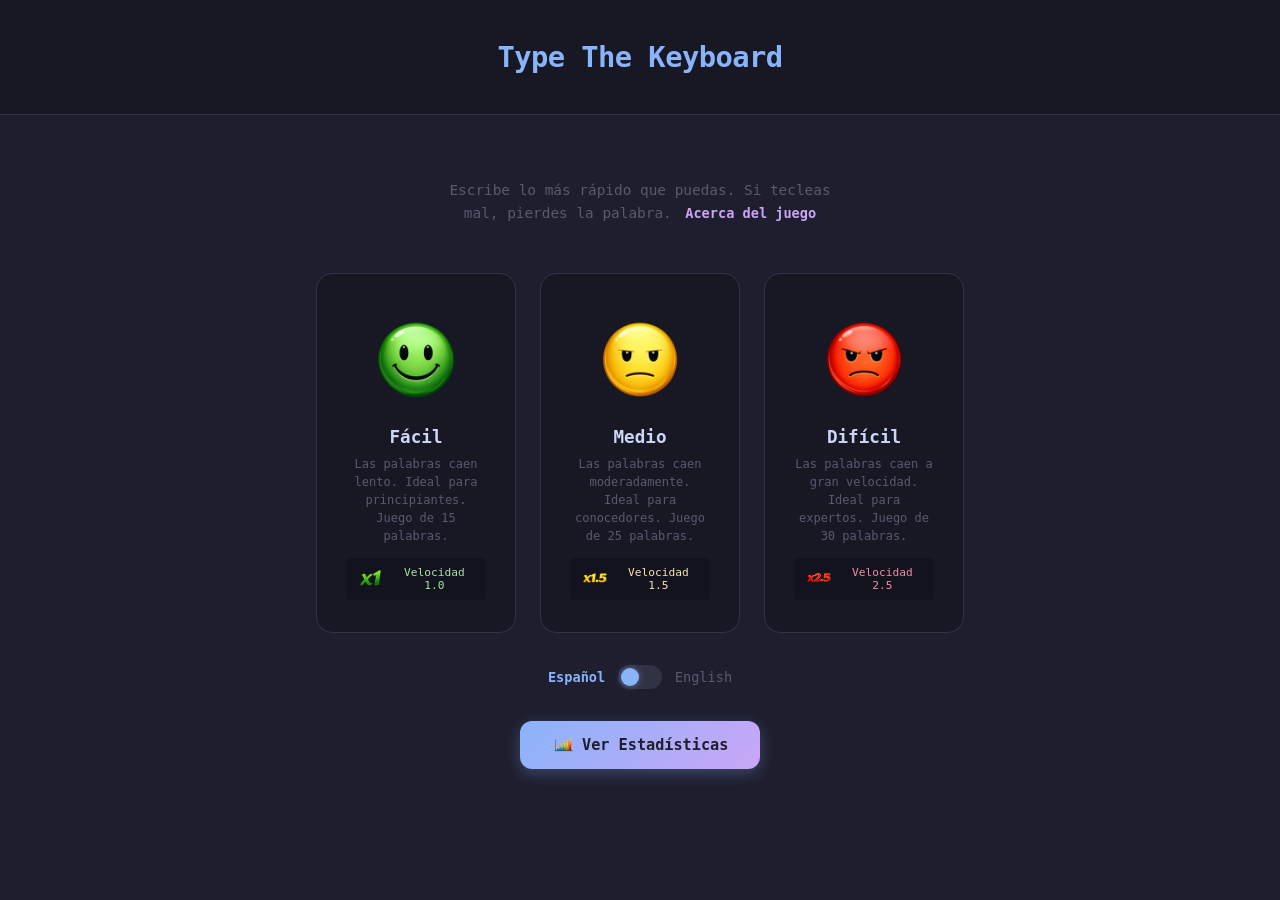
<file: index.html>
<!DOCTYPE html>
<html lang="es">

<head>
    <meta charset="UTF-8">
    <meta name="viewport" content="width=device-width, initial-scale=1.0">
    <title>Type The Keyboard</title>
    <link rel="stylesheet" href="styles.css">
</head>

<body>
    <!-- Header global -->
    <div class="header">
        <div class="logo">Type The Keyboard</div>
    </div>

    <!-- MENÚ DE DIFICULTAD  -->
    <div class="menu-screen" id="menuScreen">
        <div class="menu-subtitle">Escribe lo más rápido que puedas. Si tecleas mal, pierdes la palabra. <button
                class="about-game-btn" onclick="showAboutGame()">Acerca del juego</button></div>

        <div class="difficulty-cards">
            <div class="difficulty-card easy" onclick="selectDifficulty('easy')">
                <div class="difficulty-icon"><img src="img/img-easy.png" alt="Fácil"></div>
                <div class="difficulty-name">Fácil</div>
                <div class="difficulty-desc">Las palabras caen lento. Ideal para principiantes. Juego de 15 palabras.
                </div>
                <div class="difficulty-speed"><img src="img/img-x1.png" alt="Velocidad" class="speed-icon">
                    Velocidad 1.0</div>
            </div>

            <div class="difficulty-card medium" onclick="selectDifficulty('medium')">
                <div class="difficulty-icon"><img src="img/img-medium.png" alt="Medio"></div>
                <div class="difficulty-name">Medio</div>
                <div class="difficulty-desc">Las palabras caen moderadamente. Ideal para conocedores. Juego de 25
                    palabras.</div>
                <div class="difficulty-speed"><img src="img/img-x1.5.png" alt="Velocidad" class="speed-icon">
                    Velocidad 1.5</div>
            </div>

            <div class="difficulty-card hard" onclick="selectDifficulty('hard')">
                <div class="difficulty-icon"><img src="img/img-hard.png" alt="Difícil"></div>
                <div class="difficulty-name">Difícil</div>
                <div class="difficulty-desc">Las palabras caen a gran velocidad. Ideal para expertos. Juego de 30
                    palabras.</div>
                <div class="difficulty-speed"><img src="img/img-x2.5.png" alt="Velocidad" class="speed-icon">
                    Velocidad 2.5</div>
            </div>
        </div>

        <div class="language-toggle" id="languageToggle" onclick="toggleLanguage()">
            <span class="lang-label lang-active" id="langEs">Español</span>
            <div class="toggle-track">
                <div class="toggle-ball" id="toggleBall"></div>
            </div>
            <span class="lang-label" id="langEn">English</span>
        </div>

        <!-- View Stats Button -->
        <button class="view-stats-btn" onclick="showStatsDashboard()">
            <img src="img/img-statistics.png" alt="Estadísticas" class="stats-btn-icon"> Ver Estadísticas
        </button>
    </div>

    <!-- JUEGO -->
    <div class="container" id="gameContainer" style="display:none;">
        <!-- Multiplier Display -->
        <div class="multiplier-display" id="multiplierDisplay">
            <div class="multiplier-label">MULTIPLIER</div>
        </div>

        <!-- Achievement Notification -->
        <div class="achievement-notification" id="achievementNotification" style="display:none;">
            <div class="achievement-icon" id="achievementIcon">🏆</div>
            <div class="achievement-text" id="achievementText"></div>
        </div>

        <!-- Canvas for Effects -->
        <canvas id="effectsCanvas"
            style="position:fixed;top:0;left:0;width:100vw;height:100vh;pointer-events:none;z-index:10;"></canvas>

        <!-- Stats en vivo -->
        <div class="stats-bar" id="statsBar">
            <div class="stat-item">
                <div class="stat-value" id="liveWpm">0</div>
                <div class="stat-label">wpm</div>
            </div>
            <div class="stat-item">
                <div class="stat-value" id="liveAcc">100</div>
                <div class="stat-label">acc %</div>
            </div>
            <div class="stat-item">
                <div class="stat-value" id="liveTimer">15</div>
                <div class="stat-label">seg</div>
            </div>
            <div class="stat-item">
                <div class="stat-value" id="liveScore">0</div>
                <div class="stat-label">puntos</div>
            </div>
            <div class="stat-item">
                <div class="stat-value" id="liveSentences">0</div>
                <div class="stat-label">oraciones</div>
            </div>
        </div>

        <!-- Zona de oraciones acumuladas -->
        <div class="accumulated-sentences" id="accumulatedSentences">
            <!-- Palabras completadas aparecerán aquí -->
        </div>

        <!-- Zona de juego: palabras + teclado lado a lado -->
        <div class="game-area">
            <!-- Zona de escritura -->
            <div class="text-display" id="textDisplay" tabindex="0">
                <!-- Words will be dynamically inserted here -->
            </div>

            <!-- Visual Keyboard -->
            <div class="visual-keyboard" id="visualKeyboard">
                <!-- Keyboard rows will be dynamically generated -->
            </div>

            <!-- Combo Display (sits as a third column to the right of the keyboard) -->
            <div class="combo-display" id="comboDisplay">
                <div class="combo-counter">
                    <div class="combo-value" id="comboValue">0</div>
                    <div class="combo-label">COMBO</div>
                </div>
                <div class="multiplier">
                    <div class="multiplier-value" id="multiplierValue">1x</div>
                </div>
            </div>
        </div>

        <div class="hint-row">
            <span class="start-hint" id="startHint">Presiona Enter para iniciar...</span>
            <button class="back-to-menu-btn" onclick="goToMenu()">← Regresar</button>
        </div>

        <!-- Resultados -->
        <div class="results" id="results">
            <div class="results-grid">
                <div class="result-card">
                    <div class="value" id="resultScore">0</div>
                    <div class="label">Puntos</div>
                </div>
                <div class="result-card">
                    <div class="value" id="resultSentences">0</div>
                    <div class="label">Oraciones</div>
                </div>
                <div class="result-card">
                    <div class="value" id="resultWords">0</div>
                    <div class="label">Palabras</div>
                </div>
                <div class="result-card">
                    <div class="value" id="resultMissed">0</div>
                    <div class="label">Perdidas</div>
                </div>
                <div class="result-card">
                    <div class="value" id="resultCombo">0</div>
                    <div class="label">Mejor Combo</div>
                </div>
            </div>
            <button class="restart-btn" onclick="restartGame()">Reiniciar</button>
            <div class="restart-hint">Presiona <kbd>Enter</kbd> para volver a jugar</div>
        </div>
    </div>

    <!-- About Game Panel -->
    <div class="about-dashboard" id="aboutDashboard" style="display: none;">
        <div class="dashboard-header">
            <h2><img src="img/img-Acerda_del_juego.png" alt="Acerca del juego" class="dashboard-title-icon about-icon">
                Acerca del juego</h2>
            <button class="back-btn" onclick="closeAboutGame()">← Regresar</button>
        </div>

        <!-- Game Description -->
        <div class="about-section">
            <h3>¿Qué es Type The Keyboard?</h3>
            <p class="about-text">Type The Keyboard es un juego de mecanografía donde las palabras caen desde arriba
                hacia abajo tipo carrusel y debes escribirlas antes de que lleguen al fondo. Mejorarás tu velocidad y
                precisión al escribir mientras te diviertes.</p>
        </div>

        <!-- How to Play -->
        <div class="about-section">
            <h3>¿Cómo jugar?</h3>
            <div class="about-steps">
                <div class="about-step">
                    <div class="step-number">1</div>
                    <div class="step-text">Elige una dificultad: Fácil, Medio o Difícil. Cada una controla la velocidad
                        a la que caen las palabras.</div>
                </div>
                <div class="about-step">
                    <div class="step-number">2</div>
                    <div class="step-text">Presiona <strong>ENTER</strong> para iniciar la partida.</div>
                </div>
                <div class="about-step">
                    <div class="step-number">3</div>
                    <div class="step-text">Escribe cada palabra antes de que desaparezca. Si la escribes correctamente,
                        se acumula arriba.</div>
                </div>
                <div class="about-step">
                    <div class="step-number">4</div>
                    <div class="step-text">Mantén un combo de aciertos para multiplicar tus puntos hasta 5x.</div>
                </div>
                <div class="about-step">
                    <div class="step-number">5</div>
                    <div class="step-text">Alcanza la mayor cantidad de palabras posibles para mejorar tu aprendizaje y
                        dominar el teclado.</div>
                </div>
            </div>
        </div>

        <!-- Purpose -->
        <div class="about-section">
            <h3>¿Propósito del juego?</h3>
            <p class="about-text">El propósito de Type The Keyboard es ayudarte a mejorar tu velocidad y precisión al
                escribir en el teclado de forma divertida y dinámica. A través de la práctica constante, desarrollarás
                habilidades como memoria muscular, reducirás errores y aumentarás tu productividad al teclear en el día
                a día.</p>
        </div>

        <!-- Glossary -->
        <div class="about-section">
            <h3>Glosario de términos</h3>
            <div class="about-steps">
                <div class="about-step">
                    <div class="step-number glossary-term">wpm</div>
                    <div class="step-text"><strong>WPM (Words Per Minute)</strong> — Palabras por minuto. Mide la
                        velocidad a la que escribes. Se calcula dividiendo las palabras correctas entre el tiempo
                        transcurrido en minutos.</div>
                </div>
                <div class="about-step">
                    <div class="step-number glossary-term">acc</div>
                    <div class="step-text"><strong>ACC (Accuracy)</strong> — Precisión. Es el porcentaje de palabras
                        escritas correctamente respecto al total de palabras intentadas. 100% significa que no cometiste
                        ningún error.</div>
                </div>
                <div class="about-step">
                    <div class="step-number glossary-combo">0</div>
                    <div class="step-text"><strong>Combo</strong> — Racha de aciertos consecutivos. Cada carácter
                        correcto incrementa tu combo. Si te equivocas, el combo se reinicia a cero.</div>
                </div>
                <div class="about-step">
                    <div class="step-number glossary-multiplier">1x</div>
                    <div class="step-text"><strong>Multiplicador</strong> — Se activa según tu combo. A mayor combo,
                        mayor multiplicador de puntos: 1-5 = 1x, 6-15 = 2x, 16-25 = 3x, 26-40 = 4x, 41+ = 5x.</div>
                </div>
                <div class="about-step">
                    <div class="step-number glossary-term">pts</div>
                    <div class="step-text"><strong>Puntos</strong> — Se obtienen 10 puntos base por cada palabra
                        completada, multiplicados por tu multiplicador actual. Completar una oración otorga un bono de
                        100 puntos extra.</div>
                </div>
            </div>
        </div>

        <!-- Difficulties -->
        <div class="about-section">
            <h3>Dificultades</h3>
            <p class="about-text">Cada dificultad determina la velocidad de caída de las palabras y la cantidad de
                palabras por partida:</p>
            <div class="about-steps">
                <div class="about-step">
                    <img src="img/img-easy.png" alt="Fácil" class="difficulty-step-icon">
                    <div class="step-number difficulty-badge easy-badge">Fácil</div>
                    <div class="step-text"><strong>15 palabras</strong> (3 oraciones × 5 palabras). Velocidad de caída:
                        <strong>1.0 px/frame</strong>. Las palabras bajan 1 píxel por cada cuadro de animación (60 fps),
                        dándote el mayor tiempo posible para escribir.
                    </div>
                </div>
                <div class="about-step">
                    <img src="img/img-medium.png" alt="Medio" class="difficulty-step-icon">
                    <div class="step-number difficulty-badge medium-badge">Medio</div>
                    <div class="step-text"><strong>25 palabras</strong> (5 oraciones × 5 palabras). Velocidad de caída:
                        <strong>1.5 px/frame</strong>. Las palabras caen 1.5 veces más rápido que en fácil, exigiendo
                        mayor agilidad.
                    </div>
                </div>
                <div class="about-step">
                    <img src="img/img-hard.png" alt="Difícil" class="difficulty-step-icon">
                    <div class="step-number difficulty-badge hard-badge">Difícil</div>
                    <div class="step-text"><strong>30 palabras</strong> (6 oraciones × 5 palabras). Velocidad de caída:
                        <strong>2.5 px/frame</strong>. Las palabras caen 2.5 veces más rápido que en fácil, requiriendo
                        reflejos y precisión de experto.
                    </div>
                </div>
            </div>
        </div>
    </div>

    <!-- Statistics Dashboard (original) -->
    <div class="stats-dashboard" id="statsDashboard" style="display: none;">
        <div class="dashboard-header">
            <h2><img src="img/img-statistics.png" alt="" class="dashboard-title-icon"> Estadísticas</h2>
            <button class="back-btn" onclick="closeStatsDashboard()">← Regresar</button>
        </div>

        <!-- Overall Statistics Cards -->
        <div class="overall-stats">
            <div class="stat-card">
                <div class="stat-icon"><img src="img/img-words.png" alt="" class="stat-icon-img"></div>
                <div class="stat-value" id="dashTotalWords">0</div>
                <div class="stat-label">Palabras totales</div>
            </div>
            <div class="stat-card">
                <div class="stat-icon"><img src="img/img-time.png" alt="" class="stat-icon-img"></div>
                <div class="stat-value" id="dashTotalTime">0</div>
                <div class="stat-label">Tiempo en minutos</div>
            </div>
            <div class="stat-card">
                <div class="stat-icon">
                    <div class="stat-item-icon">
                        <div class="stat-item-icon-label">wpm</div>
                    </div>
                </div>
                <div class="stat-value" id="dashBestWpm">0</div>
                <div class="stat-label">Mejor WPM</div>
            </div>
            <div class="stat-card">
                <div class="stat-icon">
                    <div class="combo-counter">
                        <div class="combo-label">COMBO</div>
                    </div>
                </div>
                <div class="stat-value" id="dashBestCombo">0</div>
                <div class="stat-label">Mejor Combo</div>
            </div>
        </div>

        <!-- Historical Accuracy Chart -->
        <div class="chart-section">
            <h3>Precisión Histórica</h3>
            <div class="chart-container">
                <canvas id="accuracyChart" width="800" height="300"></canvas>
            </div>
        </div>

        <!-- Keyboard Heatmap -->
        <div class="heatmap-section">
            <h3>Teclas Problemáticas</h3>
            <div class="heatmap-container" id="keyboardHeatmap">
                <!-- Heatmap will be rendered here -->
            </div>
            <div class="problematic-keys-list" id="problematicKeysList">
                <!-- Top 10 problematic keys will be listed here -->
            </div>
        </div>

        <!-- Top Difficult Words -->
        <div class="difficult-words-section">
            <h3>Palabras Más Difíciles</h3>
            <div class="difficult-words-list" id="difficultWordsList">
                <!-- Top 5 difficult words will be listed here -->
            </div>
        </div>
    </div>

    <script src="lib/Tone.js"></script>
    <script src="audioEngine.js"></script>
    <script src="keyboardVisualizer.js"></script>
    <script src="statsTracker.js"></script>
    <script src="script.js"></script>
</body>

</html>
</file>
<file: styles.css>
* {
    margin: 0;
    padding: 0;
    box-sizing: border-box;
}

body {
    font-family: 'Roboto Mono', 'SF Mono', 'Fira Code', monospace;
    background: #1e1e2e;
    color: #cdd6f4;
    min-height: 100vh;
    max-height: 100vh;
    overflow: hidden;
    display: flex;
    flex-direction: column;
    align-items: center;
    justify-content: center;
    user-select: none;
}

.container {
    width: 100%;
    max-width: 1200px;
    height: calc(100vh - 80px);
    padding: 2rem;
    padding-top: 5rem;
    overflow: hidden;
    display: flex;
    flex-direction: column;
}

/* Game area: text-display + keyboard side by side */
.game-area {
    display: flex;
    gap: 1rem;
    flex: 1;
    min-height: 0;
}

/* Header */
.header {
    position: fixed;
    top: 0;
    left: 0;
    right: 0;
    display: flex;
    align-items: center;
    justify-content: center;
    padding: 2.5rem 2.5rem;
    background: #181825;
    border-bottom: 1px solid #313244;
    z-index: 50;
}

.logo {
    font-size: 1.8rem;
    font-weight: 700;
    color: #89b4fa;
    letter-spacing: -0.02em;
}

/* Stats bar */
.stats-bar {
    display: flex;
    gap: 2rem;
    margin-bottom: 2rem;
    opacity: 0;
    transition: opacity 0.3s;
}

.stats-bar.visible {
    opacity: 1;
}

.stat-item {
    display: flex;
    flex-direction: column;
}

.stat-value {
    font-size: 1.8rem;
    font-weight: 700;
    color: #89b4fa;
    line-height: 1;
}

.stat-label {
    font-size: 0.65rem;
    color: #585b70;
    text-transform: uppercase;
    letter-spacing: 0.05em;
    margin-top: 0.2rem;
}

/* Zona de oraciones acumuladas */
.accumulated-sentences {
    min-height: 80px;
    margin-bottom: 1rem;
    padding: 1rem;
    background: rgba(49, 50, 68, 0.3);
    border-radius: 8px;
    border: 1px solid #313244;
    display: flex;
    flex-wrap: wrap;
    gap: 0.3em;
    align-items: flex-start;
    font-size: 1.2rem;
    line-height: 1.8;
    overflow: hidden;
    transition: all 0.3s;
}

.accumulated-sentences .word-accumulated {
    color: #a6e3a1;
    font-weight: 500;
    transition: all 0.3s;
}

.accumulated-sentences .sentence-complete {
    animation: sentenceGlow 0.6s ease;
}

.accumulated-sentences .period {
    color: #89b4fa;
    font-weight: 700;
    margin-right: 0.8em;
}

@keyframes sentenceGlow {

    0%,
    100% {
        color: #a6e3a1;
    }

    50% {
        color: #f9e2af;
        transform: scale(1.1);
    }
}

/* Zona de texto - Vertical Track */
.text-display {
    position: relative;
    font-size: 1.5rem;
    line-height: 2;
    flex: 1;
    min-height: 300px;
    outline: none;
    overflow: hidden;
    white-space: nowrap;
    border: 2px solid #313244;
    border-radius: 8px;
    background: none;
}

.text-display .word {
    display: inline-block;
    margin-right: 0.5em;
}

/* Falling words */
.falling-word {
    position: absolute;
    display: flex;
    gap: 0.1em;
    color: #585b70;
    transition: color 0.2s;
}

.text-display .char {
    position: relative;
    display: inline-block;
    color: #585b70;
    transition: color 0.05s;
}

.text-display .char.correct {
    color: #cdd6f4;
}

.text-display .char.incorrect {
    color: #f38ba8;
}

.text-display .char.extra {
    color: #f38ba8;
    opacity: 0.7;
}

/* Cursor parpadeante */
.cursor {
    position: absolute;
    width: 2px;
    height: 1.8rem;
    background: #89b4fa;
    border-radius: 1px;
    top: 0.2rem;
    left: 0;
    transition: left 0.08s ease, top 0.08s ease;
    animation: blink 1s step-end infinite;
}

.cursor.typing {
    animation: none;
    opacity: 1;
}

@keyframes blink {

    0%,
    100% {
        opacity: 1;
    }

    50% {
        opacity: 0;
    }
}

/* Mensaje de inicio */
.hint-row {
    display: flex;
    align-items: center;
    justify-content: center;
    position: relative;
    margin-top: 1rem;
    margin-bottom: 1rem;
}

.hint-row .back-to-menu-btn {
    position: absolute;
    left: 0;
}

.start-hint {
    color: #585b70;
    font-size: 0.9rem;
    transition: opacity 0.3s;
    text-align: center;
}

.start-hint.hidden {
    opacity: 0;
}

/* Pantalla de resultados */
.results {
    display: none;
    flex-direction: column;
    align-items: center;
    gap: 2rem;
    animation: fadeIn 0.4s ease;
    position: relative;
    /* Sit above the combo display and effects canvas so nothing overlaps
       the "Regresar" / "Reiniciar" buttons on the results screen. */
    z-index: 30;
}

.results.active {
    display: flex;
}

@keyframes fadeIn {
    from {
        opacity: 0;
        transform: translateY(10px);
    }

    to {
        opacity: 1;
        transform: translateY(0);
    }
}

.results-grid {
    display: grid;
    grid-template-columns: repeat(5, 1fr);
    gap: 1.5rem;
}

.result-card {
    text-align: center;
    padding: 1.2rem;
    background: #313244;
    border-radius: 12px;
}

.result-card .value {
    font-size: 2.2rem;
    font-weight: 700;
    color: #89b4fa;
}

.result-card .label {
    font-size: 0.7rem;
    color: #585b70;
    text-transform: uppercase;
    letter-spacing: 0.05em;
    margin-top: 0.3rem;
}

.restart-btn {
    background: none;
    border: 1px solid #313244;
    color: #585b70;
    font-family: inherit;
    font-size: 0.85rem;
    padding: 0.6rem 1.5rem;
    border-radius: 8px;
    cursor: pointer;
    transition: all 0.2s;
}

.restart-btn:hover {
    border-color: #89b4fa;
    color: #89b4fa;
}

.restart-hint {
    font-size: 0.75rem;
    color: #585b70;
    margin-top: 0.5rem;
}

.restart-hint kbd {
    display: inline-block;
    padding: 0.15rem 0.5rem;
    font-family: inherit;
    font-size: 0.75rem;
    color: #89b4fa;
    background: #313244;
    border: 1px solid #45475a;
    border-radius: 4px;
    margin: 0 0.2rem;
}

/* Footer */
.back-to-menu-btn {
    background: none;
    border: none;
    color: #89b4fa;
    font-family: inherit;
    font-size: 0.8rem;
    cursor: pointer;
    padding: 0.5rem 1rem;
    margin-top: 2rem;
    transition: color 0.2s;
}

.back-to-menu-btn:hover {
    color: #89b4fa;
}

.footer {
    position: fixed;
    bottom: 1.5rem;
    font-size: 0.7rem;
    color: #45475a;
}

/* Bomba */
.bomb {
    position: absolute;
    width: 2px;
    height: 1.8rem;
    background: #f38ba8;
    border-radius: 1px;
    top: 0.2rem;
    left: 0;
    transition: left 0.1s linear, top 0.1s linear;
    z-index: 5;
    box-shadow: 0 0 8px rgba(243, 139, 168, 0.6), 0 0 20px rgba(243, 139, 168, 0.3);
}

.bomb::before {
    content: '💣';
    position: absolute;
    top: -1.4rem;
    left: 50%;
    transform: translateX(-50%);
    font-size: 1rem;
    filter: drop-shadow(0 0 4px rgba(243, 139, 168, 0.8));
}

.bomb.exploding::before {
    content: '💥';
    font-size: 1.4rem;
    animation: explode 0.4s ease forwards;
}

@keyframes explode {
    0% {
        transform: translateX(-50%) scale(1);
    }

    50% {
        transform: translateX(-50%) scale(1.8);
    }

    100% {
        transform: translateX(-50%) scale(0.5);
        opacity: 0;
    }
}

.word.exploded .char {
    animation: charExplode 0.3s ease forwards;
    color: #f38ba8 !important;
}

@keyframes charExplode {
    0% {
        transform: translateY(0);
        opacity: 1;
    }

    50% {
        transform: translateY(-4px);
    }

    100% {
        transform: translateY(0);
        opacity: 1;
    }
}

.bomb-warning {
    position: fixed;
    top: 0;
    left: 0;
    right: 0;
    bottom: 0;
    background: rgba(243, 139, 168, 0.03);
    pointer-events: none;
    opacity: 0;
    transition: opacity 0.2s;
    z-index: 100;
}

.bomb-warning.flash {
    opacity: 1;
    animation: flashRed 0.3s ease;
}

@keyframes flashRed {
    0% {
        background: rgba(243, 139, 168, 0.15);
    }

    100% {
        background: rgba(243, 139, 168, 0);
    }
}

/* Menú de dificultad */
.menu-screen {
    display: flex;
    flex-direction: column;
    align-items: center;
    justify-content: center;
    min-height: 100vh;
    padding: 2rem;
    padding-top: 5rem;
    animation: fadeIn 0.4s ease;
}

.menu-screen.hidden {
    display: none;
}

.menu-title {
    font-size: 2.4rem;
    font-weight: 700;
    color: #89b4fa;
    margin-bottom: 0.5rem;
    letter-spacing: -0.02em;
}

.menu-subtitle {
    font-size: 0.9rem;
    color: #585b70;
    margin-bottom: 3rem;
    text-align: center;
    max-width: 400px;
    line-height: 1.6;
}

.difficulty-cards {
    display: flex;
    gap: 1.5rem;
}

.difficulty-card {
    background: #181825;
    border: 1px solid #313244;
    border-radius: 16px;
    padding: 2rem 1.8rem;
    width: 200px;
    text-align: center;
    cursor: pointer;
    transition: all 0.2s ease;
    position: relative;
    overflow: hidden;
}

.difficulty-card:hover {
    transform: translateY(-4px);
    border-color: var(--card-color);
    box-shadow: 0 8px 30px rgba(0, 0, 0, 0.3);
}

.difficulty-card::before {
    content: '';
    position: absolute;
    top: 0;
    left: 0;
    right: 0;
    height: 3px;
    background: var(--card-color);
    opacity: 0;
    transition: opacity 0.2s;
}

.difficulty-card:hover::before {
    opacity: 1;
}

.difficulty-card.easy {
    --card-color: #a6e3a1;
}

.difficulty-card.medium {
    --card-color: #f9e2af;
}

.difficulty-card.hard {
    --card-color: #f38ba8;
}

.difficulty-icon {
    font-size: 2.5rem;
    margin-bottom: 0;
    padding: 0;
}

.difficulty-icon img {
    width: 7rem;
    height: 7rem;
    object-fit: contain;
}

.difficulty-name {
    font-size: 1.1rem;
    font-weight: 600;
    color: #cdd6f4;
    margin-bottom: 0.5rem;
}

.difficulty-desc {
    font-size: 0.75rem;
    color: #585b70;
    line-height: 1.5;
}

.difficulty-speed {
    display: inline-flex;
    align-items: center;
    gap: 0.3rem;
    margin-top: 0.8rem;
    font-size: 0.7rem;
    color: var(--card-color);
    background: rgba(0, 0, 0, 0.2);
    padding: 0.3rem 0.6rem;
    border-radius: 4px;
    font-weight: 500;
}

.speed-icon {
    width: 2rem;
    height: 2rem;
    object-fit: contain;
}


/* Botón Acerca del juego */
.about-game-btn {
    background: none;
    border: none;
    color: #cba6f7;
    font-family: inherit;
    font-size: 0.85rem;
    font-weight: 600;
    padding: 0;
    cursor: pointer;
    margin-left: 0.3rem;
    transition: opacity 0.2s;
}

.about-game-btn:hover {
    opacity: 0.7;
}

/* About Game Dashboard */
.about-dashboard {
    position: fixed;
    top: 0;
    left: 0;
    right: 0;
    bottom: 0;
    background: #1e1e2e;
    z-index: 100;
    overflow-y: auto;
    padding: 2rem;
    animation: slideIn 0.3s ease;
}

.about-section {
    margin-bottom: 2.5rem;
}

.about-section h3 {
    font-size: 1.5rem;
    color: #cba6f7;
    margin-bottom: 1rem;
    font-weight: 600;
}

.about-text {
    font-size: 1rem;
    color: #a6adc8;
    line-height: 1.8;
}

.about-steps {
    display: flex;
    flex-direction: column;
    gap: 1rem;
}

.about-step {
    display: flex;
    align-items: flex-start;
    gap: 1rem;
    background: #181825;
    border: 1px solid #313244;
    border-radius: 12px;
    padding: 1.2rem;
    transition: all 0.2s;
}

.about-step:hover {
    border-color: #cba6f7;
    transform: translateX(4px);
}

.step-number {
    min-width: 2.5rem;
    height: 2.5rem;
    display: flex;
    align-items: center;
    justify-content: center;
    background: rgba(203, 166, 247, 0.15);
    color: #cba6f7;
    font-size: 1.2rem;
    font-weight: 700;
    border-radius: 50%;
    flex-shrink: 0;
}

/* Glossary term styles (like game UI) */
.step-number.glossary-term {
    min-width: 3rem;
    height: 2.5rem;
    background: rgba(137, 180, 250, 0.1);
    border: 1px solid #89b4fa;
    color: #89b4fa;
    font-size: 0.75rem;
    font-weight: 700;
    text-transform: uppercase;
    letter-spacing: 0.05em;
    border-radius: 8px;
}

.step-number.glossary-combo {
    min-width: 3rem;
    height: 2.5rem;
    background: rgba(137, 180, 250, 0.1);
    border: 2px solid #89b4fa;
    color: #89b4fa;
    font-size: 1.4rem;
    font-weight: 700;
    border-radius: 8px;
    text-shadow: 0 0 10px rgba(137, 180, 250, 0.5);
}

.step-number.glossary-multiplier {
    min-width: 3rem;
    height: 2.5rem;
    background: linear-gradient(135deg, rgba(249, 226, 175, 0.15) 0%, rgba(250, 179, 135, 0.15) 100%);
    border: 2px solid #f9e2af;
    color: #f9e2af;
    font-size: 1.2rem;
    font-weight: 700;
    border-radius: 8px;
    text-shadow: 0 0 8px rgba(249, 226, 175, 0.6);
}

/* Difficulty badges */
.step-number.difficulty-badge {
    min-width: 4rem;
    height: 2.5rem;
    font-size: 0.7rem;
    font-weight: 700;
    border-radius: 8px;
    text-transform: uppercase;
    letter-spacing: 0.03em;
}

.step-number.easy-badge {
    background: rgba(166, 227, 161, 0.1);
    border: 2px solid #a6e3a1;
    color: #a6e3a1;
}

.step-number.medium-badge {
    background: rgba(249, 226, 175, 0.1);
    border: 2px solid #f9e2af;
    color: #f9e2af;
}

.step-number.hard-badge {
    background: rgba(243, 139, 168, 0.1);
    border: 2px solid #f38ba8;
    color: #f38ba8;
}

.difficulty-step-icon {
    width: 3rem;
    height: 3rem;
    object-fit: contain;
    flex-shrink: 0;
}

.step-text {
    font-size: 0.95rem;
    color: #a6adc8;
    line-height: 1.6;
}

.about-features {
    display: grid;
    grid-template-columns: repeat(auto-fit, minmax(220px, 1fr));
    gap: 1.5rem;
}

.about-feature-card {
    background: #181825;
    border: 1px solid #313244;
    border-radius: 16px;
    padding: 1.8rem;
    text-align: center;
    transition: all 0.3s;
    box-shadow: 0 4px 15px rgba(0, 0, 0, 0.3);
}

.about-feature-card:hover {
    transform: translateY(-4px);
    border-color: #cba6f7;
    box-shadow: 0 8px 25px rgba(203, 166, 247, 0.2);
}

.feature-icon {
    font-size: 2.5rem;
    margin-bottom: 0.8rem;
}

.feature-title {
    font-size: 1.1rem;
    font-weight: 600;
    color: #cdd6f4;
    margin-bottom: 0.5rem;
}

.feature-desc {
    font-size: 0.85rem;
    color: #585b70;
    line-height: 1.5;
}

@media (max-width: 768px) {
    .about-dashboard {
        padding: 1rem;
    }

    .about-features {
        grid-template-columns: 1fr;
    }
}

/* Toggle de idioma */
.language-toggle {
    margin-top: 2rem;
    display: flex;
    align-items: center;
    gap: 0.8rem;
    cursor: pointer;
    user-select: none;
}

.lang-label {
    font-size: 0.85rem;
    color: #585b70;
    transition: color 0.3s;
}

.lang-label.lang-active {
    color: #89b4fa;
    font-weight: 600;
}

.toggle-track {
    width: 44px;
    height: 24px;
    background: #313244;
    border-radius: 12px;
    position: relative;
    transition: background 0.3s;
}

.toggle-ball {
    width: 18px;
    height: 18px;
    background: #89b4fa;
    border-radius: 50%;
    position: absolute;
    top: 3px;
    left: 3px;
    transition: left 0.3s ease;
    box-shadow: 0 0 6px rgba(137, 180, 250, 0.5);
}

.toggle-ball.right {
    left: 23px;
}

@media (max-width: 600px) {
    .difficulty-cards {
        flex-direction: column;
        gap: 1rem;
    }

    .difficulty-card {
        width: 100%;
        max-width: 280px;
    }

    .text-display {
        font-size: 1.2rem;
        height: 2.5rem;
    }

    .results-grid {
        grid-template-columns: repeat(2, 1fr);
    }

    .config {
        flex-wrap: wrap;
    }
}

/* Combo Display Styles
 * In-flow flex column that sits as a third pane inside .game-area,
 * to the right of the visual keyboard. Previously position:fixed on
 * the right edge, which overlapped the visual keyboard on typical
 * viewport widths. getBoundingClientRect() still returns viewport
 * coordinates, so the combo-fire particle burst (Task 11.5) continues
 * to spawn at the correct on-screen location.
 */
.combo-display {
    display: flex;
    flex-direction: column;
    align-items: center;
    justify-content: center;
    gap: 1rem;
    flex-shrink: 0;
    /* Lower than .results (z-index: 30) so the results grid and buttons
       stay clickable when the results screen is shown. */
    z-index: 15;
}

.combo-counter {
    display: flex;
    flex-direction: column;
    align-items: center;
    padding: 1.5rem 1.2rem;
    background: rgba(49, 50, 68, 0.9);
    border: 2px solid #89b4fa;
    border-radius: 12px;
    min-width: 100px;
    box-shadow: 0 4px 20px rgba(137, 180, 250, 0.3);
}

.combo-value {
    font-size: 3rem;
    font-weight: 700;
    color: #89b4fa;
    line-height: 1;
    text-shadow: 0 0 10px rgba(137, 180, 250, 0.5);
}

.combo-label {
    font-size: 0.7rem;
    color: #585b70;
    text-transform: uppercase;
    letter-spacing: 0.1em;
    margin-top: 0.5rem;
}

.multiplier {
    padding: 0.8rem 1.5rem;
    background: linear-gradient(135deg, rgba(249, 226, 175, 0.15) 0%, rgba(250, 179, 135, 0.15) 100%);
    border: 2px solid #f9e2af;
    border-radius: 8px;
    box-shadow: 0 4px 15px rgba(249, 226, 175, 0.2);
}

.multiplier-value {
    font-size: 1.8rem;
    font-weight: 700;
    color: #f9e2af;
    text-shadow: 0 0 8px rgba(249, 226, 175, 0.6);
}

/* Combo fire effect (for combo 21+) */
.combo-counter.on-fire {
    animation: fireGlow 0.6s ease-in-out infinite alternate;
    border-color: #f38ba8;
}

.combo-counter.on-fire .combo-value {
    color: #f38ba8;
    animation: fireTextPulse 0.6s ease-in-out infinite alternate;
}

@keyframes fireGlow {
    0% {
        box-shadow: 0 0 20px rgba(243, 139, 168, 0.5);
        filter: drop-shadow(0 0 6px rgba(249, 226, 175, 0.4));
    }

    50% {
        box-shadow: 0 0 30px rgba(250, 179, 135, 0.7), 0 0 50px rgba(249, 226, 175, 0.5);
        filter: drop-shadow(0 0 10px rgba(250, 179, 135, 0.6));
    }

    100% {
        box-shadow: 0 0 40px rgba(243, 139, 168, 0.8), 0 0 60px rgba(251, 179, 135, 0.6), 0 0 80px rgba(249, 226, 175, 0.4);
        filter: drop-shadow(0 0 14px rgba(243, 139, 168, 0.7));
    }
}

@keyframes fireTextPulse {
    0% {
        text-shadow: 0 0 8px rgba(249, 226, 175, 0.6), 0 0 14px rgba(250, 179, 135, 0.5);
    }

    50% {
        text-shadow: 0 0 12px rgba(250, 179, 135, 0.8), 0 0 22px rgba(243, 139, 168, 0.6);
    }

    100% {
        text-shadow: 0 0 18px rgba(243, 139, 168, 0.9), 0 0 28px rgba(249, 226, 175, 0.7);
    }
}

/* Multiplier Display (legacy element - now part of combo display) */
.multiplier-display {
    display: none;
}

/* Visual Keyboard Styles */
.visual-keyboard {
    display: flex;
    flex-direction: column;
    justify-content: center;
    gap: 0.25rem;
    padding: 0.5rem;
    background: #181825;
    border-radius: 10px;
    box-shadow: 0 4px 20px rgba(0, 0, 0, 0.3);
    flex-shrink: 0;
}

.keyboard-row {
    display: flex;
    gap: 0.2rem;
    justify-content: center;
}

.key {
    min-width: 2.2rem;
    height: 2.2rem;
    display: flex;
    align-items: center;
    justify-content: center;
    background: #313244;
    border: 1px solid #45475a;
    border-radius: 5px;
    font-size: 0.7rem;
    font-weight: 500;
    color: #cdd6f4;
    transition: all 0.15s ease;
    position: relative;
    cursor: default;
    user-select: none;
}

.key.spacebar {
    min-width: 14rem;
    font-size: 0.6rem;
    letter-spacing: 0.1em;
}

/* Expected key (next to type) */
.key.expected {
    border-color: var(--finger-color);
    box-shadow: 0 0 12px var(--finger-color), inset 0 0 8px rgba(255, 255, 255, 0.1);
    background: rgba(137, 180, 250, 0.1);
    transform: translateY(-2px);
    animation: pulse 1s ease-in-out infinite;
}

@keyframes pulse {

    0%,
    100% {
        box-shadow: 0 0 12px var(--finger-color), inset 0 0 8px rgba(255, 255, 255, 0.1);
    }

    50% {
        box-shadow: 0 0 20px var(--finger-color), inset 0 0 12px rgba(255, 255, 255, 0.15);
    }
}

/* Correct key press */
.key.correct {
    background: #a6e3a1;
    color: #1e1e2e;
    border-color: #a6e3a1;
    box-shadow: 0 0 15px #a6e3a1;
    transform: scale(0.95);
    animation: correctPulse 0.2s ease;
}

@keyframes correctPulse {
    0% {
        transform: scale(1);
    }

    50% {
        transform: scale(1.1);
    }

    100% {
        transform: scale(0.95);
    }
}

/* Incorrect key press */
.key.incorrect {
    background: #f38ba8;
    color: #1e1e2e;
    border-color: #f38ba8;
    box-shadow: 0 0 15px #f38ba8;
    animation: shake 0.3s ease;
}

@keyframes shake {

    0%,
    100% {
        transform: translateX(0);
    }

    25% {
        transform: translateX(-4px);
    }

    75% {
        transform: translateX(4px);
    }
}

/* Hover effect for keys (for reference) */
.key:hover {
    background: #45475a;
}

/* Responsive adjustments */
@media (max-width: 768px) {
    .visual-keyboard {
        scale: 0.75;
        margin: 0.3rem auto;
    }

    .key {
        min-width: 1.8rem;
        height: 1.8rem;
        font-size: 0.6rem;
    }

    .key.spacebar {
        min-width: 10rem;
    }
}

/* View Stats Button */
.view-stats-btn {
    margin-top: 2rem;
    background: linear-gradient(135deg, #89b4fa 0%, #cba6f7 100%);
    border: none;
    color: #1e1e2e;
    font-family: inherit;
    font-size: 0.95rem;
    font-weight: 600;
    padding: 0.8rem 2rem;
    border-radius: 12px;
    cursor: pointer;
    transition: all 0.3s;
    box-shadow: 0 4px 15px rgba(137, 180, 250, 0.3);
    display: flex;
    align-items: center;
    gap: 0.5rem;
}

.view-stats-btn:hover {
    transform: translateY(-2px);
    box-shadow: 0 6px 20px rgba(137, 180, 250, 0.5);
}

.stats-btn-icon {
    width: 1.4rem;
    height: 1.4rem;
    object-fit: contain;
}

/* Statistics Dashboard */
.stats-dashboard {
    position: fixed;
    top: 0;
    left: 0;
    right: 0;
    bottom: 0;
    background: #1e1e2e;
    z-index: 100;
    overflow-y: auto;
    padding: 2rem;
    animation: slideIn 0.3s ease;
}

@keyframes slideIn {
    from {
        opacity: 0;
        transform: translateY(20px);
    }

    to {
        opacity: 1;
        transform: translateY(0);
    }
}

.dashboard-header {
    display: flex;
    justify-content: space-between;
    align-items: center;
    margin-bottom: 2rem;
    padding-bottom: 1rem;
    border-bottom: 2px solid #313244;
}

.dashboard-header h2 {
    font-size: 2rem;
    color: #89b4fa;
    font-weight: 700;
    display: flex;
    align-items: center;
    gap: 0.5rem;
}

.dashboard-title-icon {
    width: 2rem;
    height: 2rem;
    object-fit: contain;
}

.dashboard-title-icon.about-icon {
    width: 4.5rem;
    height: 4.5rem;
    margin: -1.5rem 0;
}

.dashboard-header .back-btn {
    background: none;
    border: none;
    color: #89b4fa;
    font-family: inherit;
    font-size: 0.9rem;
    font-weight: 500;
    padding: 0.5rem 1rem;
    border-radius: 8px;
    cursor: pointer;
    transition: all 0.2s;
    display: flex;
    align-items: center;
    justify-content: center;
}

.dashboard-header .back-btn:hover {
    color: #cba6f7;
    background: rgba(137, 180, 250, 0.1);
}

/* Overall Statistics Cards */
.overall-stats {
    display: grid;
    grid-template-columns: repeat(auto-fit, minmax(200px, 1fr));
    gap: 1.5rem;
    margin-bottom: 3rem;
}

.overall-stats .stat-card {
    background: linear-gradient(135deg, #181825 0%, #1e1e2e 100%);
    border: 1px solid #313244;
    border-radius: 16px;
    padding: 2rem;
    text-align: center;
    transition: all 0.3s;
    box-shadow: 0 4px 15px rgba(0, 0, 0, 0.3);
}

.overall-stats .stat-card:hover {
    transform: translateY(-4px);
    border-color: #89b4fa;
    box-shadow: 0 8px 25px rgba(137, 180, 250, 0.2);
}

.overall-stats .stat-icon {
    margin-bottom: 0.5rem;
    display: flex;
    align-items: center;
    justify-content: center;
}

.overall-stats .stat-icon .combo-counter {
    padding: 0.4rem 0.5rem;
    min-width: 48px;
    width: 48px;
    height: 48px;
    justify-content: center;
    border-radius: 8px;
}

.overall-stats .stat-icon .combo-value {
    font-size: 1.2rem;
}

.overall-stats .stat-icon .combo-label {
    font-size: 0.6rem;
    margin-top: 0;
}

.overall-stats .stat-icon .stat-item-icon {
    display: flex;
    flex-direction: column;
    align-items: center;
    justify-content: center;
    width: 48px;
    height: 48px;
    background: rgba(49, 50, 68, 0.9);
    border: 2px solid #89b4fa;
    border-radius: 8px;
    box-shadow: 0 4px 20px rgba(137, 180, 250, 0.3);
}

.overall-stats .stat-icon .stat-item-icon-value {
    font-size: 1.2rem;
    font-weight: 700;
    color: #89b4fa;
    line-height: 1;
}

.overall-stats .stat-icon .stat-item-icon-label {
    font-size: 0.75rem;
    color: #585b70;
    text-transform: uppercase;
    letter-spacing: 0.05em;
}

.overall-stats .stat-icon-img {
    width: 48px;
    height: 48px;
    object-fit: contain;
}

.overall-stats .stat-value {
    font-size: 2.8rem;
    font-weight: 700;
    color: #89b4fa;
    line-height: 1;
    margin-bottom: 0.5rem;
}

.overall-stats .stat-label {
    font-size: 0.85rem;
    color: #585b70;
    text-transform: uppercase;
    letter-spacing: 0.05em;
}

/* Chart Section */
.chart-section {
    margin-bottom: 3rem;
}

.chart-section h3 {
    font-size: 1.5rem;
    color: #cba6f7;
    margin-bottom: 1.5rem;
    font-weight: 600;
}

.chart-container {
    background: #181825;
    border: 1px solid #313244;
    border-radius: 16px;
    padding: 2rem;
    box-shadow: 0 4px 15px rgba(0, 0, 0, 0.3);
}

/* Heatmap Section */
.heatmap-section {
    margin-bottom: 3rem;
}

.heatmap-section h3 {
    font-size: 1.5rem;
    color: #cba6f7;
    margin-bottom: 1.5rem;
    font-weight: 600;
}

.heatmap-container {
    background: #181825;
    border: 1px solid #313244;
    border-radius: 16px;
    padding: 2rem;
    margin-bottom: 1.5rem;
    box-shadow: 0 4px 15px rgba(0, 0, 0, 0.3);
}

.heatmap-keyboard {
    display: flex;
    flex-direction: column;
    gap: 0.4rem;
}

.heatmap-row {
    display: flex;
    gap: 0.3rem;
    justify-content: center;
}

.heatmap-key {
    min-width: 2.8rem;
    height: 2.8rem;
    display: flex;
    align-items: center;
    justify-content: center;
    background: #313244;
    border: 1px solid #45475a;
    border-radius: 6px;
    font-size: 0.85rem;
    font-weight: 500;
    color: #cdd6f4;
    position: relative;
    cursor: default;
    transition: all 0.2s;
}

.heatmap-key.spacebar {
    min-width: 18rem;
    font-size: 0.7rem;
}

.heatmap-key[data-errors] {
    position: relative;
}

.heatmap-key[data-errors]::after {
    content: attr(data-errors);
    position: absolute;
    top: -8px;
    right: -8px;
    background: #f38ba8;
    color: #1e1e2e;
    font-size: 0.6rem;
    font-weight: 700;
    padding: 0.2rem 0.4rem;
    border-radius: 4px;
    min-width: 1.2rem;
    text-align: center;
}

.problematic-keys-list {
    display: grid;
    grid-template-columns: repeat(auto-fit, minmax(150px, 1fr));
    gap: 1rem;
}

.problematic-key-item {
    background: #181825;
    border: 1px solid #313244;
    border-radius: 8px;
    padding: 1rem;
    display: flex;
    align-items: center;
    justify-content: space-between;
    transition: all 0.2s;
}

.problematic-key-item:hover {
    border-color: #f38ba8;
    transform: translateX(4px);
}

.problematic-key-char {
    font-size: 1.5rem;
    font-weight: 700;
    color: #f38ba8;
    background: rgba(243, 139, 168, 0.1);
    padding: 0.5rem 0.8rem;
    border-radius: 6px;
}

.problematic-key-count {
    font-size: 1.2rem;
    font-weight: 600;
    color: #cdd6f4;
}

.problematic-key-label {
    font-size: 0.7rem;
    color: #585b70;
    text-transform: uppercase;
}

/* Difficult Words Section */
.difficult-words-section {
    margin-bottom: 3rem;
}

.difficult-words-section h3 {
    font-size: 1.5rem;
    color: #cba6f7;
    margin-bottom: 1.5rem;
    font-weight: 600;
}

.difficult-words-list {
    display: flex;
    flex-direction: column;
    gap: 1rem;
}

.difficult-word-item {
    background: #181825;
    border: 1px solid #313244;
    border-radius: 12px;
    padding: 1.5rem;
    display: flex;
    align-items: center;
    justify-content: space-between;
    transition: all 0.2s;
    box-shadow: 0 2px 10px rgba(0, 0, 0, 0.2);
}

.difficult-word-item:hover {
    border-color: #f38ba8;
    transform: translateX(4px);
}

.difficult-word-rank {
    font-size: 2rem;
    font-weight: 700;
    color: #45475a;
    margin-right: 1.5rem;
    min-width: 3rem;
    text-align: center;
}

.difficult-word-text {
    flex: 1;
    font-size: 1.5rem;
    font-weight: 600;
    color: #f38ba8;
    font-family: 'Roboto Mono', monospace;
}

.difficult-word-errors {
    display: flex;
    flex-direction: column;
    align-items: flex-end;
}

.difficult-word-count {
    font-size: 1.8rem;
    font-weight: 700;
    color: #f38ba8;
    line-height: 1;
}

.difficult-word-label {
    font-size: 0.7rem;
    color: #585b70;
    text-transform: uppercase;
    letter-spacing: 0.05em;
    margin-top: 0.3rem;
}

/* Empty state */
.empty-state {
    text-align: center;
    padding: 3rem 2rem;
    color: #585b70;
}

.empty-state-icon {
    font-size: 4rem;
    margin-bottom: 1rem;
}

.empty-state-text {
    font-size: 1.2rem;
    margin-bottom: 0.5rem;
}

.empty-state-hint {
    font-size: 0.9rem;
    color: #45475a;
}

/* Responsive Dashboard */
@media (max-width: 768px) {
    .stats-dashboard {
        padding: 1rem;
    }

    .dashboard-header h2 {
        font-size: 1.5rem;
    }

    .overall-stats {
        grid-template-columns: repeat(2, 1fr);
        gap: 1rem;
    }

    .overall-stats .stat-card {
        padding: 1.5rem 1rem;
    }

    .overall-stats .stat-icon-img {
        width: 40px;
        height: 40px;
    }

    .chart-container {
        padding: 1rem;
    }

    .heatmap-container {
        padding: 1rem;
        overflow-x: auto;
    }

    .difficult-word-item {
        padding: 1rem;
    }

    .difficult-word-rank {
        font-size: 1.5rem;
        margin-right: 1rem;
        min-width: 2rem;
    }

    .difficult-word-text {
        font-size: 1.2rem;
    }

    .difficult-word-count {
        font-size: 1.4rem;
    }
}

/* ========================================================
   GENRE CHANGE NOTIFICATION (music progression system)
   Compact notification in top-right corner
   ======================================================== */
.genre-notification {
    position: fixed;
    top: 6rem;
    right: 2rem;
    background: rgba(24, 24, 37, 0.95);
    border: 2px solid;
    border-radius: 10px;
    padding: 0.8rem 1.2rem;
    text-align: left;
    z-index: 10000;
    animation: genreSlideIn 0.4s ease-out;
    box-shadow: 0 4px 20px rgba(0, 0, 0, 0.5);
    backdrop-filter: blur(10px);
    -webkit-backdrop-filter: blur(10px);
    pointer-events: none;
    max-width: 240px;
}

.genre-notification .genre-label {
    font-size: 0.6rem;
    letter-spacing: 0.2em;
    opacity: 0.6;
    margin-bottom: 0.2rem;
    font-weight: 600;
}

.genre-notification .genre-name {
    font-size: 1.1rem;
    font-weight: 800;
    letter-spacing: 0.03em;
    text-shadow: 0 0 15px currentColor;
    animation: genrePulse 1.5s ease-in-out infinite;
    white-space: nowrap;
}

.genre-notification.fade-out {
    animation: genreFadeOut 0.4s ease-in forwards;
}

@keyframes genreSlideIn {
    0% {
        opacity: 0;
        transform: translateX(400px);
    }

    60% {
        transform: translateX(-10px);
    }

    100% {
        opacity: 1;
        transform: translateX(0);
    }
}

@keyframes genrePulse {

    0%,
    100% {
        text-shadow: 0 0 15px currentColor;
    }

    50% {
        text-shadow: 0 0 25px currentColor, 0 0 40px currentColor;
    }
}

@keyframes genreFadeOut {
    to {
        opacity: 0;
        transform: translateX(400px);
    }
}

@media (max-width: 600px) {
    .genre-notification {
        top: 5rem;
        right: 1rem;
        padding: 0.6rem 1rem;
        max-width: 180px;
    }

    .genre-notification .genre-name {
        font-size: 0.9rem;
    }
}

/* ========================================================
   RESPONSIVE LAYER (comprehensive)
   Placed at the end of the file so these rules override any
   earlier, less-specific media queries via cascade order.
   Breakpoints:
     - Tablet   : max-width 1024px
     - Mobile   : max-width 768px
     - Small    : max-width 480px
     - Landscape mobile : max-height 500px + landscape
   ======================================================== */

/* --- Tablet (<= 1024px) --- */
@media (max-width: 1024px) {
    .container {
        padding: 1.5rem;
        padding-top: 5rem;
    }

    .combo-counter {
        min-width: 80px;
        padding: 1rem 0.8rem;
    }

    .combo-value {
        font-size: 2.2rem;
    }

    .multiplier {
        padding: 0.5rem 1rem;
    }

    .multiplier-value {
        font-size: 1.3rem;
    }

    .game-area {
        gap: 0.5rem;
    }

    .visual-keyboard {
        transform: scale(0.85);
        transform-origin: center center;
    }

    .results-grid {
        grid-template-columns: repeat(3, 1fr);
        gap: 1rem;
    }

    .result-card {
        padding: 1rem;
    }

    .result-card .value {
        font-size: 1.8rem;
    }
}

/* --- Mobile (<= 768px) --- */
@media (max-width: 768px) {
    .header {
        padding: 1.5rem;
    }

    .logo {
        font-size: 1.3rem;
    }

    .container {
        padding: 1rem;
        padding-top: 4.5rem;
        height: calc(100vh - 60px);
    }

    /* Stack the game area vertically on narrow screens so the falling
       words, keyboard and combo panel don't fight for horizontal space. */
    .game-area {
        flex-direction: column;
        gap: 0.5rem;
    }

    /* Combo display becomes a horizontal strip on top of the game area. */
    .combo-display {
        flex-direction: row;
        justify-content: center;
        gap: 1rem;
        margin-bottom: 0.5rem;
        order: -1;
    }

    .combo-counter {
        min-width: 70px;
        padding: 0.8rem;
        flex-direction: row;
        gap: 0.5rem;
    }

    .combo-value {
        font-size: 1.8rem;
    }

    .combo-label {
        font-size: 0.6rem;
        margin-top: 0;
    }

    .multiplier {
        padding: 0.5rem 0.8rem;
    }

    .multiplier-value {
        font-size: 1.2rem;
    }

    .text-display {
        min-height: 250px;
        font-size: 1.1rem;
    }

    /* Shrink the visual keyboard but keep it centered so it fits. */
    .visual-keyboard {
        transform: scale(0.7);
        transform-origin: center top;
        max-height: 200px;
        margin: 0 auto;
    }

    /* Compact stats bar. */
    .stats-bar {
        gap: 1rem;
        flex-wrap: wrap;
        justify-content: center;
        margin-bottom: 1rem;
    }

    .stat-value {
        font-size: 1.4rem;
    }

    /* Accumulated sentences zone. */
    .accumulated-sentences {
        font-size: 1rem;
        padding: 0.8rem;
        min-height: 60px;
    }

    /* Results grid: 2 cols instead of 5. */
    .results-grid {
        grid-template-columns: repeat(2, 1fr);
        gap: 0.8rem;
    }

    .result-card {
        padding: 0.8rem;
    }

    .result-card .value {
        font-size: 1.5rem;
    }

    .result-card .label {
        font-size: 0.6rem;
    }

    /* Difficulty menu stacks vertically. */
    .difficulty-cards {
        flex-direction: column;
        gap: 1rem;
    }

    .difficulty-card {
        width: 100%;
        max-width: 300px;
        padding: 1.5rem;
    }

    /* Genre-change notification: keep out of the way on narrow screens. */
    .genre-notification {
        top: 4.5rem;
        right: 0.8rem;
        padding: 0.6rem 1rem;
        max-width: 200px;
    }

    .genre-notification .genre-name {
        font-size: 0.95rem;
    }

    /* Hint row + regresar button reflows so the button never hides
       behind the start hint. */
    .hint-row {
        flex-direction: column;
        gap: 0.5rem;
    }

    .hint-row .back-to-menu-btn {
        position: static;
        margin-top: 0;
    }
}

/* --- Small mobile (<= 480px) --- */
@media (max-width: 480px) {
    .header {
        padding: 1rem;
    }

    .logo {
        font-size: 1.1rem;
    }

    .container {
        padding: 0.5rem;
        padding-top: 4rem;
    }

    .combo-value {
        font-size: 1.5rem;
    }

    .multiplier-value {
        font-size: 1rem;
    }

    .visual-keyboard {
        transform: scale(0.55);
    }

    .text-display {
        min-height: 200px;
        font-size: 1rem;
    }

    .falling-word {
        font-size: 1.3rem !important;
    }

    .accumulated-sentences {
        font-size: 0.9rem;
    }

    .stats-bar {
        gap: 0.6rem;
    }

    .stat-value {
        font-size: 1.2rem;
    }

    .stat-label {
        font-size: 0.55rem;
    }

    .results-grid {
        grid-template-columns: repeat(2, 1fr);
        gap: 0.5rem;
    }

    .result-card {
        padding: 0.6rem;
    }

    .result-card .value {
        font-size: 1.2rem;
    }

    .difficulty-card {
        padding: 1.2rem;
    }

    .difficulty-name {
        font-size: 1rem;
    }

    .difficulty-desc {
        font-size: 0.7rem;
    }

    .menu-subtitle {
        font-size: 0.8rem;
        margin-bottom: 2rem;
    }

    /* Statistics dashboard tweaks for very small screens. */
    .dashboard-header h2 {
        font-size: 1.2rem;
    }

    .overall-stats {
        grid-template-columns: 1fr 1fr;
        gap: 0.6rem;
    }

    .overall-stats .stat-card {
        padding: 1rem;
    }

    .overall-stats .stat-value {
        font-size: 1.5rem;
    }

    .overall-stats .stat-icon-img {
        width: 32px;
        height: 32px;
    }
}

/* --- Landscape mobile ---
   Very short viewports (phone in landscape). Compress vertical spacing
   so the falling-words track and keyboard both stay visible. */
@media (max-height: 500px) and (orientation: landscape) {
    .container {
        padding-top: 3.5rem;
    }

    .header {
        padding: 0.8rem;
    }

    .text-display {
        min-height: 180px;
    }

    .visual-keyboard {
        transform: scale(0.6);
    }

    /* In landscape the combo display fits comfortably at the bottom
       right without covering the falling words. */
    .combo-display {
        flex-direction: row;
        order: 0;
        gap: 0.5rem;
    }
}

/* --- API Fallback Notification --- */
.api-fallback-notification {
    position: fixed;
    top: 80px;
    left: 50%;
    transform: translateX(-50%);
    display: flex;
    align-items: center;
    gap: 0.75rem;
    padding: 1rem 1.25rem;
    background: #302d41;
    border: 1px solid #f9e2af;
    border-radius: 12px;
    box-shadow: 0 4px 20px rgba(0, 0, 0, 0.4);
    z-index: 9999;
    animation: slideDown 0.3s ease-out;
    max-width: 420px;
    width: 90%;
}

.api-fallback-icon {
    font-size: 1.5rem;
    flex-shrink: 0;
}

.api-fallback-content {
    display: flex;
    flex-direction: column;
    gap: 0.2rem;
}

.api-fallback-title {
    font-size: 0.9rem;
    font-weight: 700;
    color: #f9e2af;
}

.api-fallback-message {
    font-size: 0.75rem;
    color: #a6adc8;
    line-height: 1.4;
}

.api-fallback-close {
    background: none;
    border: none;
    color: #6c7086;
    font-size: 1.1rem;
    cursor: pointer;
    padding: 0.25rem;
    margin-left: auto;
    flex-shrink: 0;
    transition: color 0.2s;
}

.api-fallback-close:hover {
    color: #cdd6f4;
}

.api-fallback-notification.fade-out {
    animation: fadeOutUp 0.5s ease-out forwards;
}

@keyframes slideDown {
    from {
        opacity: 0;
        transform: translateX(-50%) translateY(-20px);
    }
    to {
        opacity: 1;
        transform: translateX(-50%) translateY(0);
    }
}

@keyframes fadeOutUp {
    from {
        opacity: 1;
        transform: translateX(-50%) translateY(0);
    }
    to {
        opacity: 0;
        transform: translateX(-50%) translateY(-20px);
    }
}
</file>
